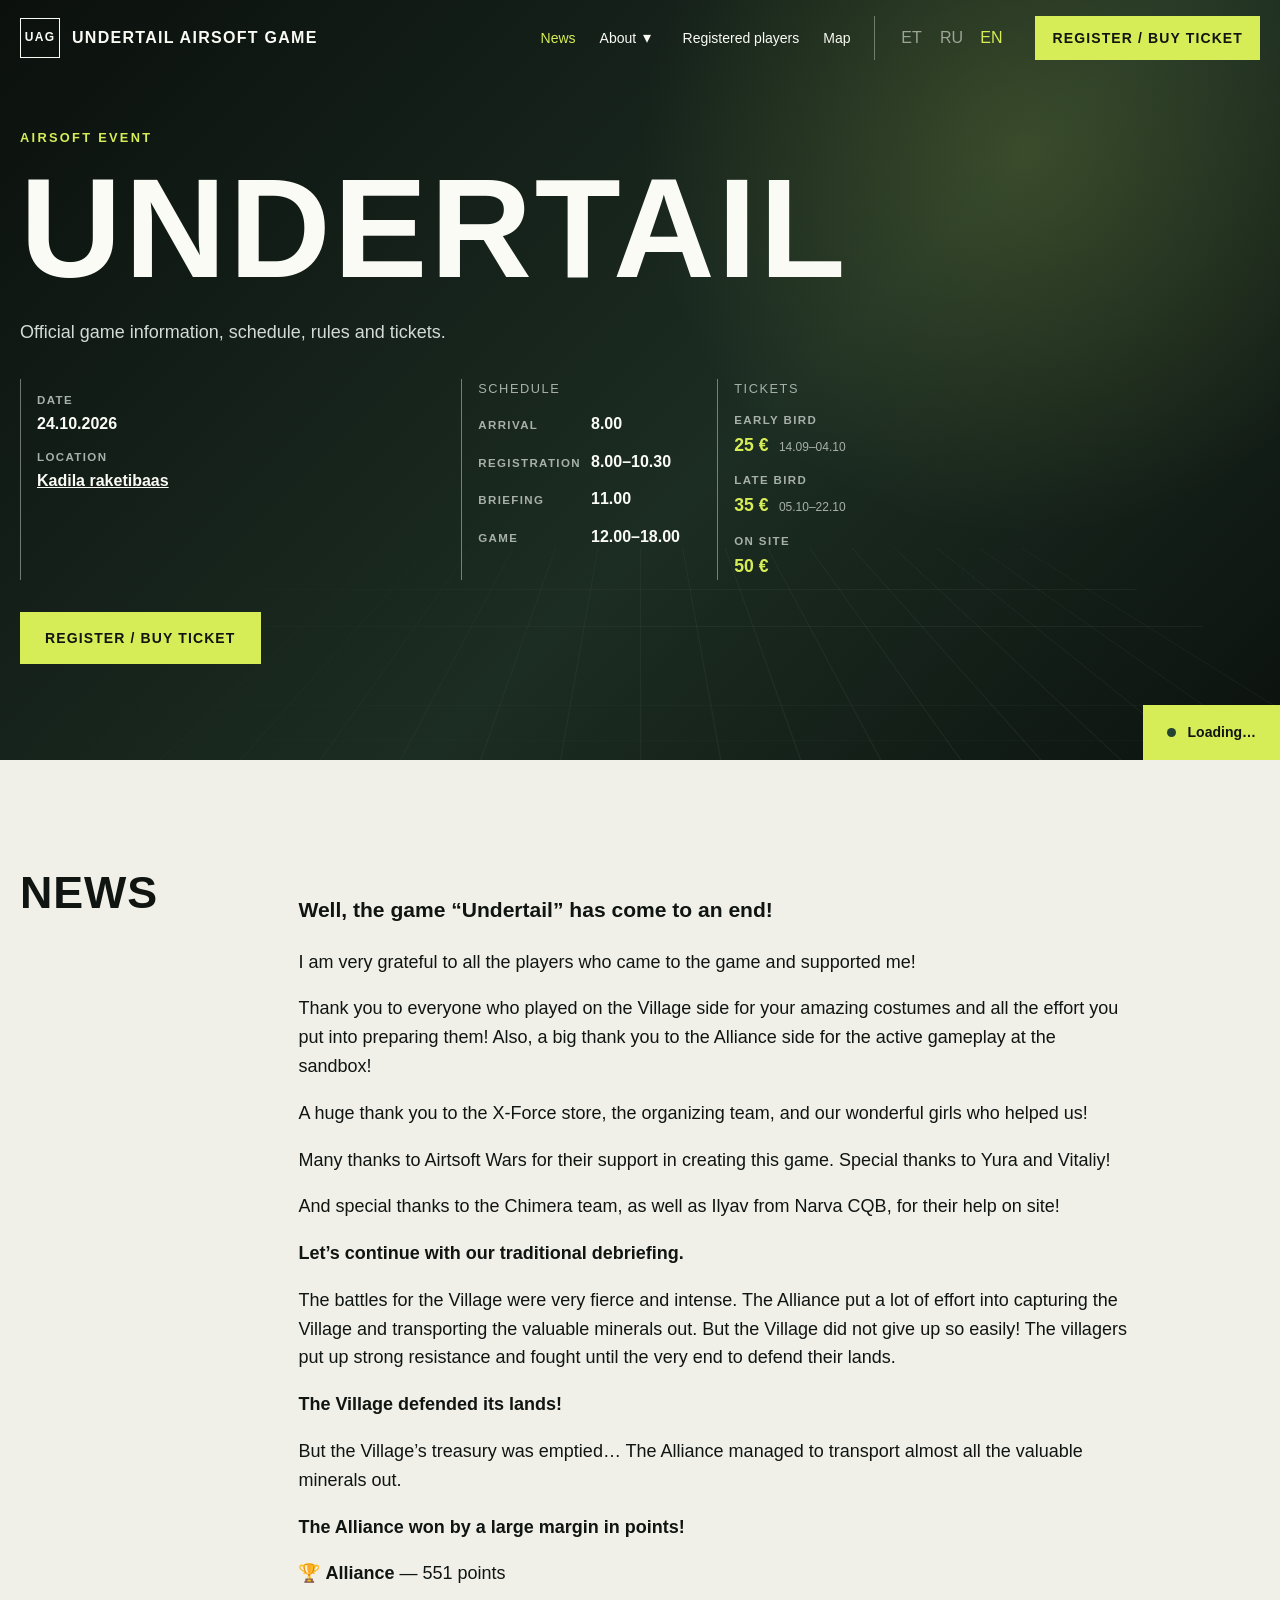
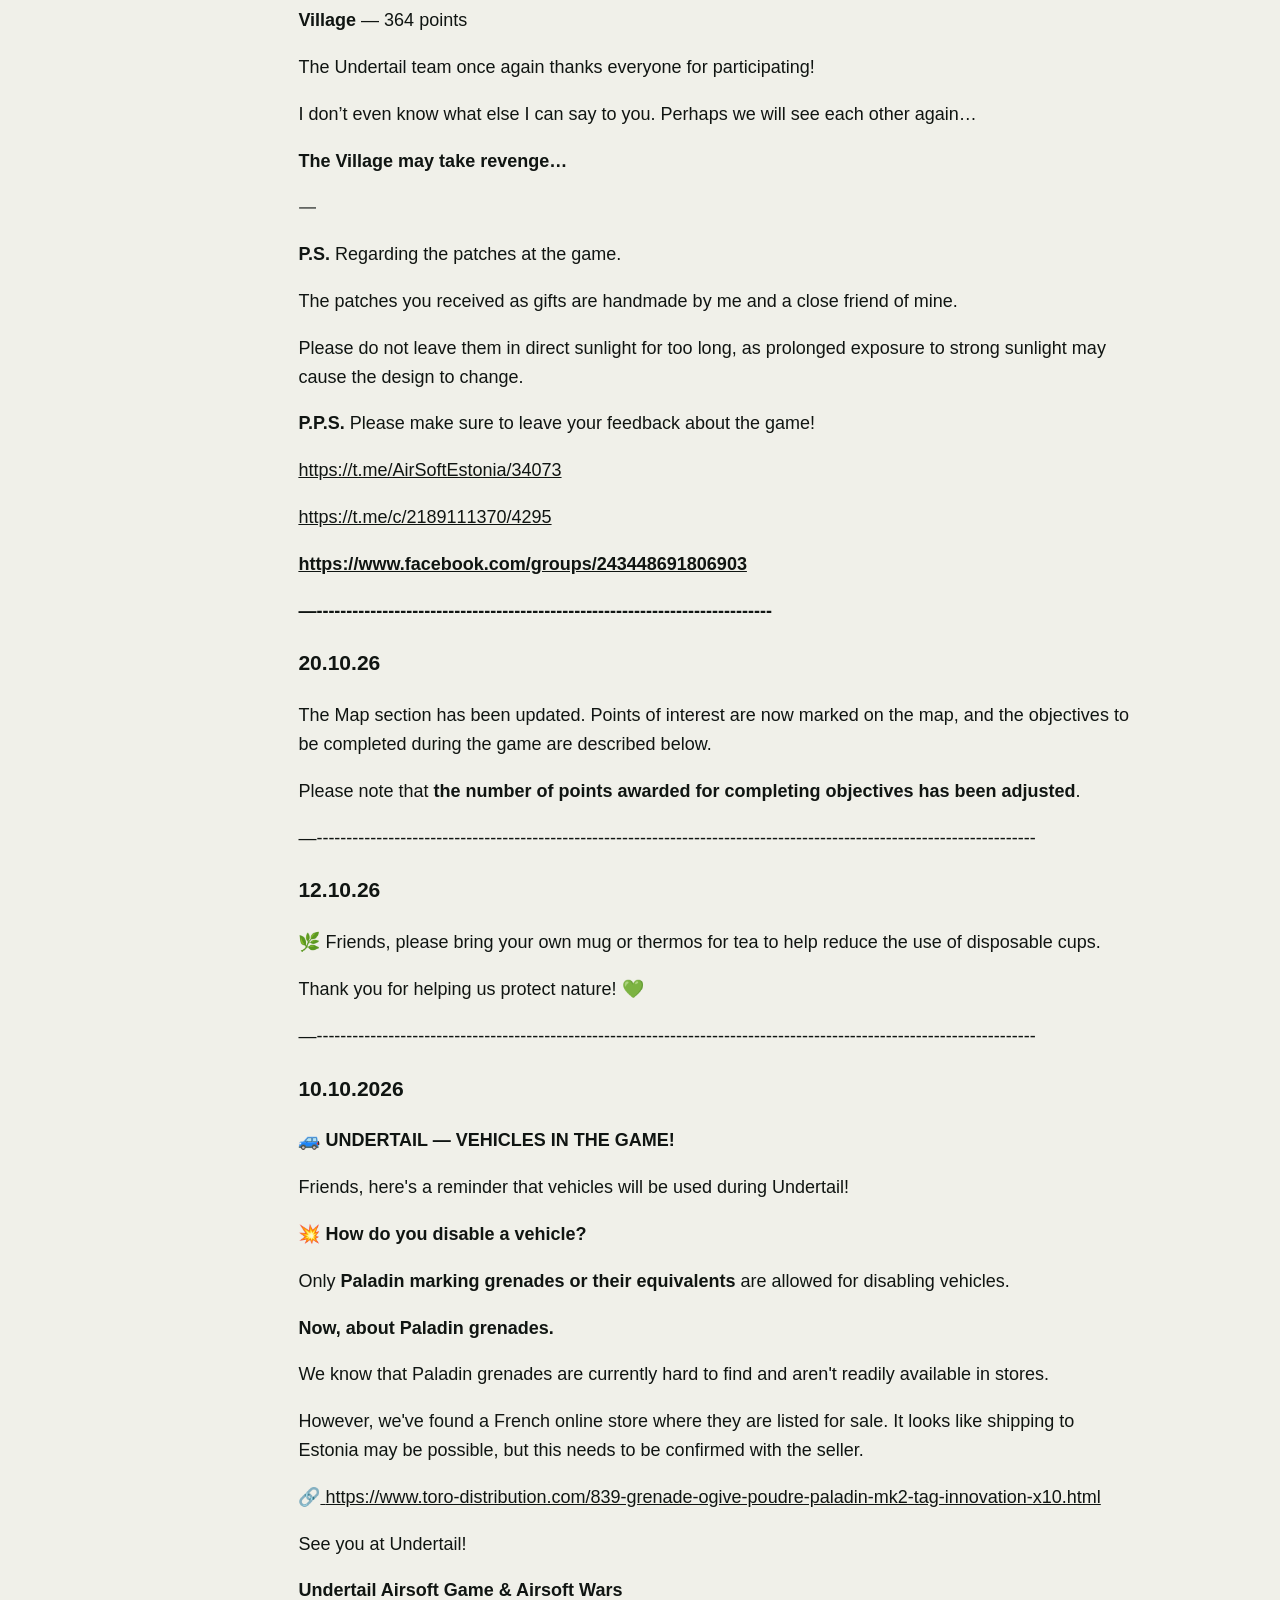
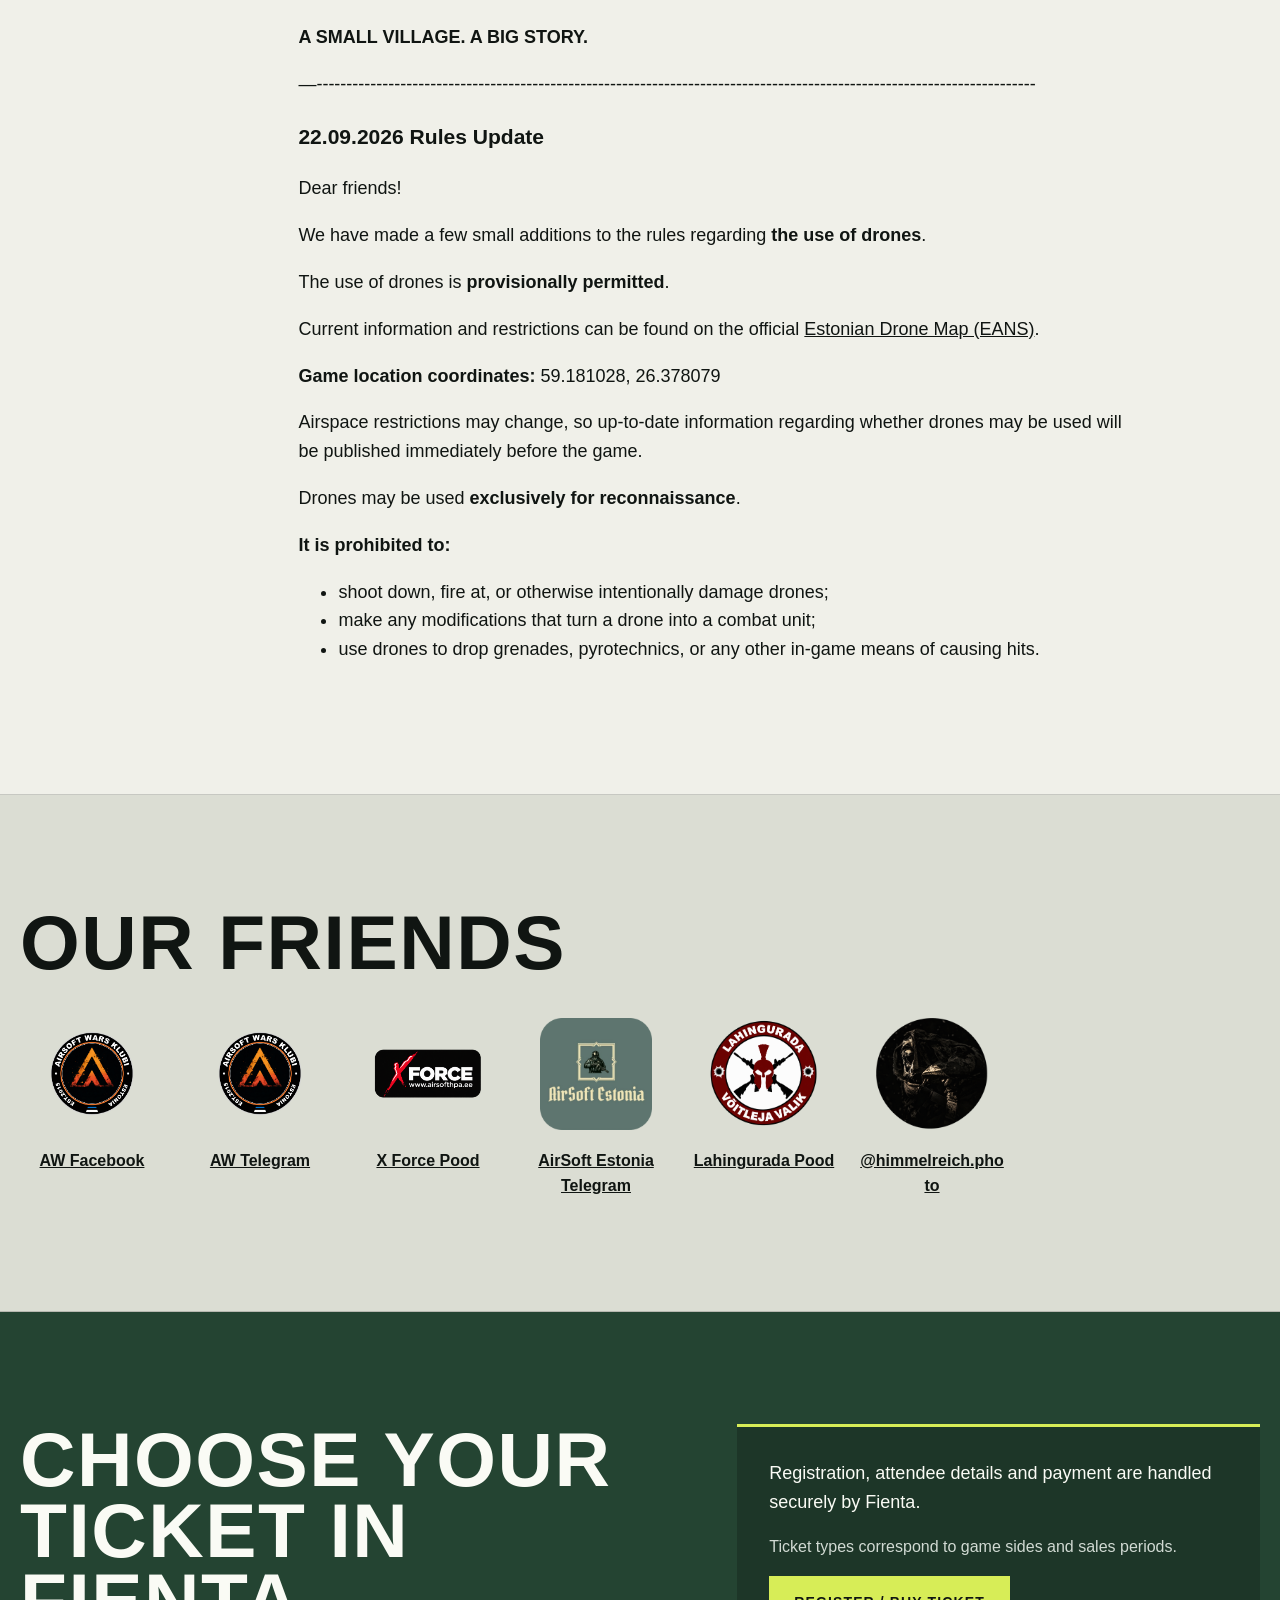
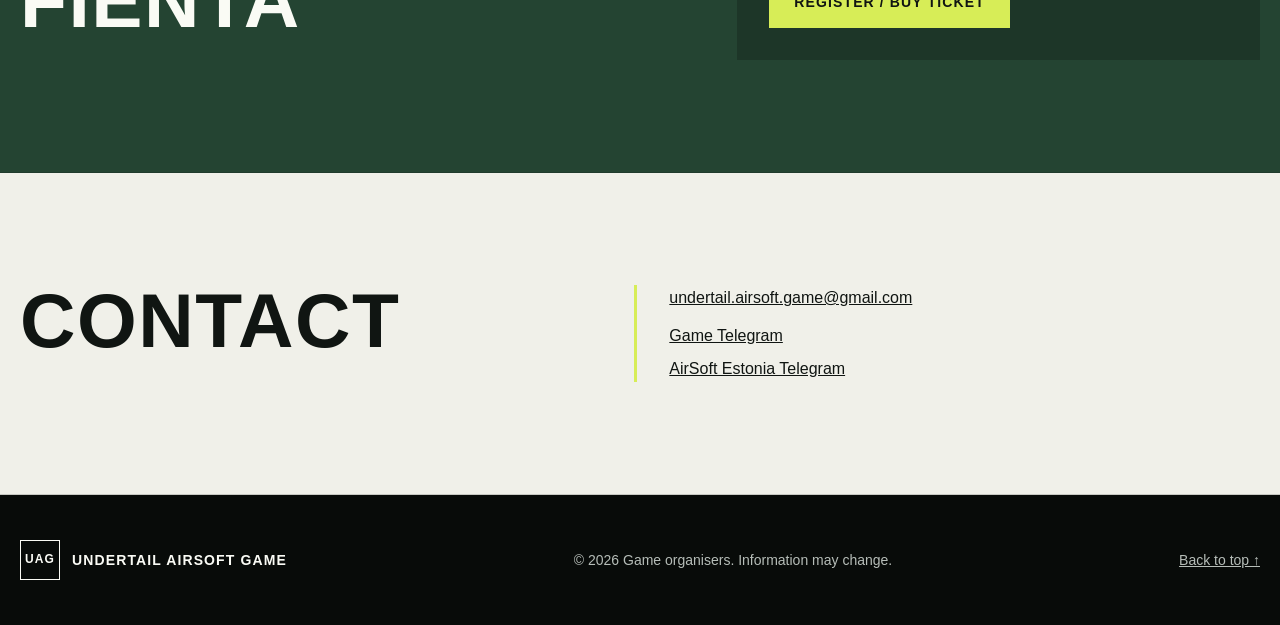
<file: index.html>
<!doctype html>
<html lang="et">
  <head>
    <meta charset="utf-8">
    <meta name="viewport" content="width=device-width, initial-scale=1">
    <meta name="description" content="Airsoft game information, rules, schedule and Fienta ticket registration.">
    <meta property="og:title" content="Undertale">
    <meta property="og:description" content="Official information and registration for the game.">
    <meta property="og:type" content="website">
    <title>Undertale - Airsoft Game</title>
    <link rel="stylesheet" href="assets/css/main.css?v=0.5.3">
    <script>
      window.fientaAvailabilityState = {
        received: false,
        value: null,
      };
      window.fientaSettings = {
        link_selector: 'a[data-fienta-status-source]',
        onTicketsAvailableReady(element, count) {
          window.fientaAvailabilityState = {
            received: true,
            value: count,
          };
          window.dispatchEvent(new CustomEvent('fienta:tickets-available', {
            detail: count,
          }));
        },
      };
    </script>
    <script defer src="https://fienta.com/embed.js"></script>
    <script type="module" src="assets/js/app.js?v=0.5.3"></script>
  </head>
  <body>
    <a class="skip-link" href="#main">Skip to content</a>

    <header class="site-header" data-header>
      <a class="brand" href="#top" aria-label="Undertail Airsoft Game home">
        <span class="brand-mark" aria-hidden="true">UAG</span>
        <span data-i18n="brand">Undertail Airsoft Game</span>
      </a>

      <button class="menu-toggle" type="button" aria-expanded="false" aria-controls="main-navigation" data-menu-toggle>
        <span aria-hidden="true"></span>
        <span aria-hidden="true"></span>
        <span aria-hidden="true"></span>
        <span class="sr-only" data-i18n="menu">Menu</span>
      </button>

      <nav id="main-navigation" class="navigation" aria-label="Main navigation" data-navigation>
        <a href="#news" data-navigation-target="#news" data-news-navigation data-i18n="navNews">News</a>
        <div class="navigation-dropdown" data-navigation-dropdown>
          <div class="navigation-dropdown-trigger">
            <a href="#about" data-navigation-target="#about" data-navigation-group="about" data-i18n="navAbout">About</a>
            <button type="button" aria-expanded="false" data-navigation-dropdown-toggle>
              <span aria-hidden="true">▾</span>
              <span class="sr-only" data-i18n="aboutMenuToggle">Open the about menu</span>
            </button>
          </div>
          <div class="navigation-dropdown-menu">
            <a href="#information" data-navigation-target="#information" data-i18n="navInformation">Information</a>
            <a href="#about" data-i18n="navAbout">About</a>
            <a href="#rules" data-navigation-target="#rules" data-i18n="navRules">Rules</a>
          </div>
        </div>
        <a href="#registered" data-navigation-target="#registered" data-registered-navigation data-i18n="navRegistered">Registered players</a>
        <a href="#map" data-navigation-target="#map" data-map-navigation data-i18n="navMap">Map</a>
        <div class="language-switcher" aria-label="Language">
          <button type="button" data-language="et">ET</button>
          <button type="button" data-language="ru">RU</button>
          <button type="button" data-language="en">EN</button>
        </div>
        <a class="button button-small fienta-link" href="https://fienta.com/et/undertail" target="_blank" rel="noopener noreferrer" data-fienta-link data-i18n="buyTicket">Register / Buy Ticket</a>
      </nav>
    </header>

    <main id="main">
      <section class="hero" id="top">
        <div class="hero-grid" aria-hidden="true"></div>
        <div class="shell hero-content">
          <p class="eyebrow" data-i18n="eventType">Airsoft event</p>
          <h1 data-game="name">GAME NAME</h1>
          <p class="hero-subtitle" data-i18n="heroSubtitle" data-i18n-hide-empty>SABAHÄNNA</p>
          <p class="hero-summary" data-i18n="heroSummary">Official game information, schedule, rules and tickets.</p>
          <dl class="hero-facts" id="information">
            <div class="hero-fact-column hero-event-details">
              <dt class="sr-only" data-i18n="informationLabel">Information</dt>
              <dd>
                <dl class="hero-fact-list">
                  <div>
                    <dt data-i18n="dateLabel">Date</dt>
                    <dd data-game="date">To be announced</dd>
                  </div>
                  <div>
                    <dt data-i18n="locationLabel">Location</dt>
                    <dd><a data-game="location" data-map-link href="https://maps.app.goo.gl/6uLXVncmYRrDBbps5" target="_blank" rel="noopener noreferrer">Kadila raketibaas</a></dd>
                  </div>
                </dl>
              </dd>
            </div>
            <div class="hero-fact-column">
              <dt data-i18n="scheduleLabel">Schedule</dt>
              <dd>
                <dl class="hero-fact-list schedule-list">
                  <div>
                    <dt data-i18n="arrivalTimeLabel">Arrival</dt>
                    <dd data-game-time="arrival">8.00</dd>
                  </div>
                  <div>
                    <dt data-i18n="registrationTimeLabel">Registration</dt>
                    <dd data-game-time="registration">8.00–10.30</dd>
                  </div>
                  <div>
                    <dt data-i18n="briefingTimeLabel">Briefing</dt>
                    <dd data-game-time="briefing">11.00</dd>
                  </div>
                  <div>
                    <dt data-i18n="gameTimeLabel">Game</dt>
                    <dd data-game-time="game">12.00–18.00</dd>
                  </div>
                </dl>
              </dd>
            </div>
            <div class="hero-fact-column">
              <dt data-i18n="ticketWavesLabel">Tickets</dt>
              <dd>
                <dl class="hero-fact-list ticket-wave-list">
                  <div data-ticket-wave="earlyBird">
                    <dt data-i18n="earlyBirdLabel">Early Bird</dt>
                    <dd><strong data-ticket-wave-price>25 €</strong><span data-ticket-wave-dates>14.09–04.10</span></dd>
                  </div>
                  <div data-ticket-wave="lateBird">
                    <dt data-i18n="lateBirdLabel">Late Bird</dt>
                    <dd><strong data-ticket-wave-price>35 €</strong><span data-ticket-wave-dates>05.10–23.10</span></dd>
                  </div>
                  <div data-ticket-wave="onSite">
                    <dt data-i18n="onSiteLabel">On site</dt>
                    <dd><strong data-ticket-wave-price>50 €</strong><span data-ticket-wave-dates></span></dd>
                  </div>
                </dl>
              </dd>
            </div>
          </dl>
          <a class="button fienta-link" href="https://fienta.com/et/undertail" target="_blank" rel="noopener noreferrer" data-fienta-link data-i18n="buyTicket">Register / buy ticket</a>
        </div>
        <div class="hero-status">
          <span class="status-dot" aria-hidden="true"></span>
          <span data-ticket-status data-i18n="ticketStatusLoading" aria-busy="true">Loading…</span>
        </div>
      </section>

      <div class="mobile-content-switch shell" data-mobile-content-switch aria-label="Content">
        <button type="button" data-content-mode="news" data-i18n="navNews">News</button>
        <button type="button" data-content-mode="details" data-i18n="navAbout">About</button>
        <button type="button" data-content-mode="registered" data-i18n="navRegistered">Registered players</button>
        <button type="button" data-content-mode="map" data-i18n="navMap">Map</button>
      </div>

      <section class="section news-section" id="news" data-content-mode-panel="news" hidden>
        <div class="shell split-layout news-layout">
          <div>
            <h2 data-i18n="newsTitle">News</h2>
          </div>
          <div class="prose" data-local-content="news" aria-live="polite">
            <!-- LOCAL_NEWS_ET_START -->
            <h3>Noh, mäng „Undertail“ ongi läbi saanud!</h3>
            <p>Olen väga tänulik kõigile mängijatele, kes kohale tulid ja mind toetasid!</p>
            <p>Suur aitäh kõigile, kes mängisid Küla poolel, ägedate ja hoolikalt ettevalmistatud kostüümide eest! Samuti suur tänu Alliansi poolele aktiivse mängu eest liivakasti juures!</p>
            <p>Tohutu tänu X-Force’i poele, korraldusmeeskonnale ja meie tublidele abilistele!</p>
            <p>Samuti suur aitäh Airtsoft Warsile toetuse eest selle mängu loomisel. Eriline tänu Jurale ja Vitalile!</p>
            <p>Eraldi tänu ka Chimera meeskonnale ning Ilyavile Narva CQB-st kohapealse abi eest!</p>
            <p>
            <strong>Jätkame traditsioonilise mängujärgse kokkuvõttega.</strong>
            </p>
            <p>Lahingud Küla pärast olid väga ägedad ja intensiivsed. Allianss nägi palju vaeva, et Küla vallutada ja väärtuslikud maavarad ära viia. Kuid Küla ei andnud nii lihtsalt alla! Külaelanikud osutasid tugevat vastupanu ja võitlesid viimase hetkeni, et oma maad kaitsta.</p>
            <p>
            <strong>Küla suutis oma maad kaitsta!</strong>
            </p>
            <p>Kuid Küla varakamber jäi tühjaks… Alliansil õnnestus peaaegu kõik väärtuslikud maavarad ära viia.</p>
            <p>
            <strong>Punktiarvestuses võitis suure edumaaga Allianss!</strong>
            </p>
            <p>🏆<strong> </strong>
            <strong>Allianss </strong>— 551 punkti</p>
            <p>
            <strong>Küla</strong> — 364 punkti</p>
            <p>Undertaili meeskond tänab veel kord kõiki osalemise eest!</p>
            <p>Ma isegi ei tea, mida teile veel öelda. Võib-olla kohtume teiega veel kunagi…</p>
            <p>
            <strong>Küla võib kätte maksta…</strong>
            </p>
            <p>⸻</p>
            <p>
            <strong>P.S.</strong> Seoses mängul jagatud patch’idega.</p>
            <p>Patch’id, mille saite kingituseks, on käsitsi valmistatud minu ja mu lähedase sõbra poolt.</p>
            <p>Palume neid mitte jätta pikaks ajaks otsese tugeva päikesevalguse kätte, sest päikese mõjul võib nende kujundus muutuda.</p>
            <p>
            <strong>P.P.S</strong>. Jätke kindlasti mängu kohta tagasisidet! </p>
            <p>
            <a href="https://t.me/AirSoftEstonia/34073" target="_blank" rel="noopener noreferrer">https://t.me/AirSoftEstonia/34073</a>
            </p>
            <p>
            <a href="https://t.me/c/2189111370/4295" target="_blank" rel="noopener noreferrer">https://t.me/c/2189111370/4295</a>
            </p>
            <p>
            <a href="https://www.facebook.com/groups/243448691806903" target="_blank" rel="noopener noreferrer">
            <strong>https://www.facebook.com/groups/243448691806903</strong>
            </a>
            </p>
            <h3>—----------------------------------------------------------------------------</h3>
            <h3>20.10.26</h3>
            <p>Kaardi jaotist on uuendatud. Nüüd on kaardile märgitud huvipunktid ning kaardi all on kirjeldatud ülesanded, mida mängu jooksul tuleb täita.</p>
            <p>Pange tähele, et <strong>ülesannete eest antavaid punkte on korrigeeritud</strong>.</p>
            <p>—------------------------------------------------------------------------------------------------------------------------</p>
            <h3>12.10.26</h3>
            <p>🌿 Sõbrad, palume teil mängule kaasa võtta oma kruus või termos, et vähendada ühekordsete topside kasutamist.</p>
            <p>Aitäh, et hoolite koos meiega loodusest! 💚</p>
            <p>—------------------------------------------------------------------------------------------------------------------------</p>
            <h3>10.10.2026</h3>
            <p>🚙 UNDERTAIL — SÕIDUKID MÄNGUS!</p>
            <p>Sõbrad, tuletame meelde, et Undertaili mängul kasutatakse ka sõidukeid!</p>
            <p>💥 Kuidas sõidukit hävitada?</p>
            <p>Sõidukite tabamiseks on lubatud kasutada ainult Paladini märgistusgranaate või nende analooge.</p>
            <p>Ja nüüd Paladinidest.</p>
            <p>Teame, et Paladini granaatidega on praegu keeruline olukord ning neid pole poodidest lihtne leida.</p>
            <p>Siiski leidsime Prantsuse veebipoe, kus need on müügil. Tundub, et tarne Eestisse võib olla võimalik, kuid seda tuleb müüjalt täpsustada.</p>
            <p>🔗<a href="https://www.toro-distribution.com/839-grenade-ogive-poudre-paladin-mk2-tag-innovation-x10.html" target="_blank" rel="noopener noreferrer"> https://www.toro-distribution.com/839-grenade-ogive-poudre-paladin-mk2-tag-innovation-x10.html</a>
            </p>
            <p>Kohtumiseni Undertailil!</p>
            <p>Undertail Airsoft Game &amp; Airsoft Wars</p>
            <p>A SMALL VILLAGE. A BIG STORY.</p>
            <p>—------------------------------------------------------------------------------------------------------------------------</p>
            <h3>22.09.2026 Reeglite muudatused</h3>
            <p>Kallid sõbrad!</p>
            <p>Oleme teinud reeglitesse mõned väikesed täiendused, mis puudutavad <strong>droonide kasutamist</strong>.</p>
            <p>Droonide kasutamine on esialgu lubatud.</p>
            <p>Kehtivat infot ja piiranguid saab vaadata ametlikult <a href="https://utm.eans.ee/avm/?utm_source=chatgpt.com" target="_blank" rel="noopener noreferrer">Estonian Drone Map (EANS)</a> lehelt.</p>
            <p>
            <strong>Mängukoha koordinaadid:</strong> 59.181028, 26.378079</p>
            <p>Õhuruumi kasutamise piirangud võivad muutuda, seetõttu avaldatakse ajakohane info droonide kasutamise võimaluse kohta vahetult enne mängu.</p>
            <p>Droone on lubatud kasutada <strong>ainult luureks</strong>.</p>
            <p>
            <strong>Keelatud on:</strong>
            </p>
            <ul>
            <li>droone alla tulistada, nende pihta tulistada või neid muul viisil tahtlikult kahjustada;</li>
            <li>teha droonidele muudatusi, mis muudavad need lahinguvahendiks;</li>
            <li>kasutada droone granaatide, pürotehnika või muude mängus kasutatavate tabamisvahendite heitmiseks.</li>
            </ul>
            <!-- LOCAL_NEWS_ET_END -->
          </div>
        </div>
      </section>

      <section class="section registered-section" id="registered" data-content-mode-panel="registered" hidden>
        <div class="shell registered-layout">
          <div>
            <h2 data-i18n="registeredTitle">Registered players</h2>
            <div class="side-balance" data-side-balance hidden>
              <h3 data-i18n="sideBalanceTitle">Side balance</h3>
              <div class="side-balance-chart" data-side-balance-chart role="img"></div>
              <div class="side-balance-legend" data-side-balance-legend></div>
            </div>
          </div>
          <div class="registered-list">
            <p class="registration-refresh-notice">
              <strong data-i18n="registeredRefreshQuestion">Can't find yourself on the list?</strong>
              <span data-i18n="registeredRefreshText">The registration list is updated once an hour. Please wait a little and check again.</span>
            </p>
            <div data-registered-content aria-live="polite">
              <p class="empty-state" data-i18n="registeredColumnsPending">The public list will appear after its columns are approved.</p>
            </div>
          </div>
        </div>
      </section>

      <section class="section map-section" id="map" data-content-mode-panel="map" hidden>
        <div class="shell map-layout">
          <h2 data-i18n="mapTitle">Map</h2>
          <button class="map-preview" type="button" data-map-open>
            <img src="Pics/Map/Kadila_aerial_preview.png" alt="" data-map-image>
            <span class="sr-only" data-i18n="mapOpen">Open the large map</span>
          </button>

          <div class="game-tasks">
            <div class="game-tasks-header">
              <h3 data-i18n="gameTasksTitle">UNDERTAIL — Game objectives</h3>
              <p class="game-tasks-start"><strong data-i18n="gameTasksStart">12:00 — Game begins</strong></p>
              <p class="game-tasks-respawn" data-i18n="gameTasksRespawn">Players leave the base respawn every 15 minutes (xx:00, xx:15, xx:30, xx:45).</p>
            </div>

            <section class="game-task" aria-labelledby="game-task-village-title">
              <h4 id="game-task-village-title" data-i18n="gameTaskVillageTitle">1. Village control</h4>
              <p data-i18n="gameTaskVillageDescription">There is one control point in the village. The sides must capture and hold it.</p>
              <p class="game-task-highlight" data-i18n="gameTaskVillageChecks">Control is checked every 30 minutes (XX:00 and XX:30). The point is awarded to the side whose flag is raised at the time of the check.</p>
              <h5 data-i18n="gameTasksPointsTitle">Points:</h5>
              <ul class="game-task-points">
                <li data-i18n="gameTaskVillagePointsCheck">Each successful check — 10 points.</li>
                <li data-i18n="gameTaskVillagePointsEnd">Controlling the point at the end of the game — 50 points.</li>
                <li data-i18n="gameTaskVillagePointsMaximum">Maximum — 170 points (120 + 50).</li>
              </ul>
            </section>

            <section class="game-task" aria-labelledby="game-task-components-title">
              <h4 id="game-task-components-title" data-i18n="gameTaskComponentsTitle">2. Parts and components</h4>
              <p data-i18n="gameTaskComponentsIssue">There are two component issue points on the field. New components appear every 10 minutes and may accumulate. Issue continues until 15:30.</p>
              <p data-i18n="gameTaskComponentsTypes">There are two types of components, which form pairs.</p>
              <p data-i18n="gameTaskComponentsShared">Components are shared by both sides — the first side to take one receives it.</p>
              <p data-i18n="gameTaskComponentsDelivery">Found components must be delivered to the technician, who assembles finished parts.</p>
              <p data-i18n="gameTaskComponentsControl">When control of the technician changes, assembly progress is not reset. The completed part goes to the side controlling the technician when assembly finishes.</p>
              <p class="game-task-highlight" data-i18n="gameTaskComponentsAssembly">Assembling one part takes 15 minutes.</p>
              <p data-i18n="gameTaskComponentsArtillery">After accumulating 10 finished parts in the vehicle, the side receives points and access to artillery for the rest of the game. The parts do not need to be collected again for artillery.</p>
              <p class="game-task-score" data-i18n="gameTaskComponentsPoints">Points: the first 10 finished parts award 100 points once.</p>
            </section>

            <section class="game-task" aria-labelledby="game-task-fuel-title">
              <h4 id="game-task-fuel-title" data-i18n="gameTaskFuelTitle">3. Fuel extraction</h4>
              <p data-i18n="gameTaskFuelPurpose">Vehicles require fuel to operate.</p>
              <p class="game-task-highlight" data-i18n="gameTaskFuelIssue">Issue begins after 13:00 at intervals of approximately 30 minutes. An empty canister appears at the fuel point. Unclaimed canisters remain there and may accumulate. (The first canister will not necessarily appear at exactly 13:00.)</p>
              <p data-i18n="gameTaskFuelFill">To obtain fuel, players must fill the canister themselves with coloured water from the barrel.</p>
              <p class="game-task-highlight" data-i18n="gameTaskFuelDuration">One filled canister provides 1 hour of vehicle operation.</p>
              <p data-i18n="gameTaskFuelInitial">At the start of the game, each vehicle has enough fuel for 2 hours of operation without obtaining canisters.</p>
              <p data-i18n="gameTaskFuelDisabled">If a vehicle is disabled, fuel consumption time is paused. Vehicle operating time is recorded and reported to the organisers.</p>
            </section>

            <section class="game-task" aria-labelledby="game-task-crystals-title">
              <h4 id="game-task-crystals-title" data-i18n="gameTaskCrystalsTitle">4. Mining a valuable mineral</h4>
              <p data-i18n="gameTaskCrystalsDeposit">A deposit of valuable crystals mixed with sand is located on the field.</p>
              <p class="game-task-highlight" data-i18n="gameTaskCrystalsSafe">Extracted crystals cannot be taken by the opposing side. They may be carried in any convenient way.</p>
              <p data-i18n="gameTaskCrystalsSupply">Crystals appear gradually: the organisers replenish the deposit during the game, so the full quantity will not be available from the start.</p>
              <p data-i18n="gameTaskCrystalsCount">At the end of the game, only crystals delivered to the box at the respawn are counted.</p>
              <p class="game-task-score" data-i18n="gameTaskCrystalsPoints">Points: 1 crystal — 1 point.</p>
              <p class="game-task-highlight" data-i18n="gameTaskCrystalsTotal">About 500 crystals will appear during the game.</p>
            </section>

            <section class="game-task" aria-labelledby="game-task-artillery-title">
              <h4 id="game-task-artillery-title" data-i18n="gameTaskArtilleryTitle">5. Artillery</h4>
              <p data-i18n="gameTaskArtilleryAccess">After collecting 10 finished parts, the side gains access to artillery for the rest of the game.</p>
              <p class="game-task-highlight" data-i18n="gameTaskArtilleryInterval">An artillery strike may be called once every 30 minutes. Additional strikes do not accumulate while artillery is ready. After each call, a 30-minute countdown begins until the next strike becomes available.</p>
              <p data-i18n="gameTaskArtilleryCall">To call artillery, the vehicle crew contacts the organisers and reports the target point.</p>
              <p data-i18n="gameTaskArtilleryDelay">An organiser arrives at the specified location and marks the artillery strike with pyrotechnics. Some time may pass between the call and the actual strike.</p>
              <p class="game-task-highlight" data-i18n="gameTaskArtilleryArea">The affected area is 50 metres in diameter (25-metre radius).</p>
              <p data-i18n="gameTaskArtilleryPlayers">All players in open terrain within the affected area are considered killed. Players inside buildings survive.</p>
              <p data-i18n="gameTaskArtilleryReferee">The organiser determines and identifies the affected players.</p>

              <div class="game-task-vehicle-hit">
                <h5 data-i18n="gameTaskVehicleHitTitle">Artillery damage to vehicles</h5>
                <p data-i18n="gameTaskVehicleHitRoll">If a vehicle is within the artillery strike area, the driver rolls a virtual twenty-sided die (D20) in the app.</p>
                <p><strong data-i18n="gameTaskD20Title">D20 results:</strong></p>
                <div class="game-task-table-wrap">
                  <table class="game-task-table">
                    <thead>
                      <tr>
                        <th scope="col" data-i18n="gameTaskD20Result">D20 result</th>
                        <th scope="col" data-i18n="gameTaskD20Effect">Effect</th>
                      </tr>
                    </thead>
                    <tbody>
                      <tr>
                        <th scope="row">1–5</th>
                        <td data-i18n="gameTaskD20TwoHits">The vehicle takes 2 hits</td>
                      </tr>
                      <tr>
                        <th scope="row">6–18</th>
                        <td data-i18n="gameTaskD20OneHit">The vehicle takes 1 hit</td>
                      </tr>
                      <tr>
                        <th scope="row">19–20</th>
                        <td data-i18n="gameTaskD20NoDamage">The vehicle takes no damage</td>
                      </tr>
                    </tbody>
                  </table>
                </div>
                <p data-i18n="gameTaskVehicleHitRules">Hits are counted according to the general vehicle rules. If a vehicle receives two hits in total, it is considered destroyed.</p>
              </div>
            </section>
          </div>
        </div>
      </section>

      <section class="section" id="about" data-content-mode-panel="details">
        <div class="shell split-layout about-layout">
          <div>
            <h2 data-i18n="aboutTitle">About the operation</h2>
          </div>
          <div class="prose" data-remote-content="description" aria-live="polite">
            <!-- LOCAL_DESCRIPTION_ET_START -->
            <h2>
            <strong>Undertail</strong>
            </h2>
            <h3>
            <strong>Sissejuhatus</strong>
            </h3>
            <p>Erinevatest riikidest koosnev Allianss otsustas vallutada ja omavahel ära jagada kaardil pimesoole moodi väljaulatuval alal asuva väikese küla. Selle küla nimi on Sabahänna (Undertail).</p>
            <p>Allianss ootas eest leidvat sektante ja keppidega relvastatud metsikut pärismaalaste ühiskonda. Kuid nende ootused osutusid täiesti ekslikuks: kui Allianss otsustas külasse siseneda, kohtasid vallutajad sõbralikke kohalikke elanikke ja hästi arenenud infrastruktuuri.</p>
            <p>Saabunud vallutajatele tuli vastu asula juht, kes palus enne seda, kui elanikud vabatahtlikult „alla annavad“, korraldada Alliansi auks pidu, kuhu tema ja külaelanikud kutsusid äsja saabunud „külalised“.</p>
            <p>Peol joodavad kohalikud Alliansi väed „teega“ täis ja kostitavad neid vesipiipudega — ning sealt läheb kõik allamäge. Sõjamehed tõmbavad end nii täis kui sead, mistõttu külaelanikud lähevad Alliansi tanki lahti võtma, et selle vägesid peatada.</p>
            <p>Kuid ka kohalikud ei jää maha — nad joovad end samuti täiesti täis, võtavad Alliansi tanki juppideks ning selle käigus, kaotades kütust ja varuosi, võtavad mingil põhjusel lahti ka omaenda tanki. Alles jäetakse ainult navigatsiooniseade, mis võimaldab suunata suurtükiväe tulelööke. „Teest“ läbi imbunud teadvus ütles asjaosalistele, et sellest täiesti piisab.</p>
            <p>Kõik selle uuesti töökorda kokku panna suudab ainult tehnik, kes tegutseb neutraalsel territooriumil.</p>
            <p>Siin lõpeb minu lugu, sõber. Edasiste sündmuste tunnistajaks ja osaliseks saad juba sina.</p>
            <p>—------------------------------------------------------------------------------------------------------------------------</p>
            <h2>
            <strong>Peamised mängumehaanikad</strong>
            </h2>
            <p>
            <strong>Pooled:</strong> Allianss ja Sabahänna (Undertail) elanikud.</p>
            <h3>
            <strong>Küla</strong>
            </h3>
            <ul>
            <li>Küla on peamine vallutuspunkt.</li>
            <li>Kontrolli kontrollitakse iga <strong>30 minuti</strong> järel — <strong>10 punkti</strong>. (Punktis peab olema üles pandud poole lipp. Lipud asuvad punktis.)</li>
            <li>Küla kontrollimine mängu lõppemise hetkel annab lisaks <strong>50 punkti</strong>.</li>
            </ul>
            <h3>
            <strong>Detailid ja tehnik</strong>
            </h3>
            <ul>
            <li>Mängualal asub <strong>2 komponentide hankimise punkti</strong>.</li>
            <li>Komponendid tuleb toimetada tehnikule.</li>
            <li>Ühe valmis detaili kokkupanek võtab <strong>15 minutit</strong>. (Aega hakatakse arvestama hetkest, mil mõlemad detailid on tehnikule toimetatud.)</li>
            <li>Pool peab kokkupaneku ajal tehnikut kontrollima.</li>
            <li>Kontrolli vahetumisel kokkupaneku progress ei nullitu. Detaili saab pool, kes kontrollib tehnikut kokkupaneku lõppemise hetkel.</li>
            <li>
            <strong>10 valmis detaili = taastatud navigatsiooniseade = 100 punkti.</strong>
            </li>
            <li>
            <strong>Taastatud navigatsiooniseade võimaldab tellida suurtükiväe tulelöögi üks kord iga 30 minuti järel.</strong>
            </li>
            </ul>
            <h3>
            <strong>Kütus</strong>
            </h3>
            <ul>
            <li>Mängualal asub <strong>1 kütuse hankimise punkt</strong>.</li>
            <li>Iga <strong>30 minuti</strong> järel ilmub sinna 1 kanister. (Näiteks kell хх:15 ja хх:45.)</li>
            <li>
            <strong>1 kanister = 1 tund sõiduki tööaega.</strong> (Alates tankimise hetkest.)</li>
            <li>Mängu alguses saab kumbki pool <strong>2 kanistrit</strong>.</li>
            <li>Kütus võidupunkte ei anna.</li>
            </ul>
            <h3>
            <strong>Väärtuslik maavara</strong>
            </h3>
            <ul>
            <li>Mängualal asub <strong>1 väärtusliku maavara kaevandamise punkt</strong>.</li>
            <li>Elanikud kaevandavad ja säilitavad maavara.</li>
            <li>Allianss vallutab selle ja veab ära.</li>
            <li>
            <strong>1 ühik = 1 punkti.</strong>
            </li>
            </ul>
            <h3>
            <strong>Mängupunktid</strong>
            </h3>
            <p>Mängualal on kokku <strong>6 peamist punkti</strong>:</p>
            <ul>
            <li>Sabahänna (Undertail) küla.</li>
            <li>Detailide punkt nr 1.</li>
            <li>Detailide punkt nr 2.</li>
            <li>Tehnik.</li>
            <li>Kütusepunkt.</li>
            <li>Väärtusliku maavara leiukoht.</li>
            </ul>
            <h3>
            <strong>Võit</strong>
            </h3>
            <p>Võidab pool, kellel on mängu lõpuks kõige rohkem võidupunkte.</p>
            <!-- LOCAL_DESCRIPTION_ET_END -->
          </div>
        </div>
      </section>

      <section class="section rules-section" id="rules" data-content-mode-panel="details">
        <div class="shell rules-layout">
          <aside>
            <h2 data-i18n="rulesTitle">Rules</h2>
            <nav class="rules-toc" data-rules-toc aria-label="Rules contents"></nav>
          </aside>
          <div class="rules-content" data-remote-content="rules" aria-live="polite">
            <!-- LOCAL_RULES_ET_START -->
            <h3>
            <strong>Põhireeglid</strong>
            </h3>
            <ul>
            <li>Kasutada võib ainult <strong>BIO-kuule</strong>.</li>
            <li>
            <strong>Kõik relvad, mida plaanitakse mängul kasutada, peavad läbima kronograafikontrolli.</strong>
            </li>
            <li>Püstolid / haavlipüssid – <strong>≤ 1,2 J</strong>, minimaalset laskekaugust ei ole.</li>
            <li>Automaadid (ründerelvad) – <strong>≤ 1,6 J</strong>. Sekundaarrelv on soovitatav.</li>
            <li>Kuulipildujad – <strong>≤ 2,5 J</strong>, minimaalne laskekaugus <strong>20 m</strong>. Sekundaarrelv on kohustuslik.<strong>*Relv peab väliselt sarnanema reaalselt eksisteeriva kerge- või raskekuulipildujaga.*M4 trummelsalvega ei ole kuulipilduja.</strong>
            </li>
            <li>Marksman-relvad (DMR), mille automaattuli on mehaaniliselt välja lülitatud – <strong>≤ 3,0 J</strong>, minimaalne laskekaugus <strong>30 m</strong>. Sekundaarrelv on kohustuslik.<strong>*Relv peab välja nägema nagu reaalne marksman-relv: raua pikkus vähemalt 16 tolli (40 cm), paigaldatud peab olema optiline sihik ja harkjalg.*Relvad, mis sarnanevad liiga palju tavaliste ründerelvadega, peavad vastama kõigile nõuetele (raua pikkus, optiline sihik, harkjalg).*Kui raua pikkus on alla 16 tolli, tuleb seda visuaalselt pikendada summuti abil.*Kui reaalsel marksman-relval ei ole harkjalga, ei ole harkjalg kohustuslik (SVD, VSS).*Kui reaalse marksman-relva raua pikkus on alla 16 tolli, KUID seda klassifitseeritakse snaiprirelvana, ei kohaldata minimaalse rauapikkuse nõuet ja summutit ei ole vaja (VSS).*VSS on erand. Kui sellele on paigaldatud optiline sihik ja automaattuli on mehaaniliselt välja lülitatud, võib seda klassifitseerida marksman-relvaks. Kui üks neist kahest tingimusest ei ole täidetud, käsitletakse VSS-i tavalise ründerelvana (≤ 1,6 J).</strong>
            </li>
            <li>Poltlukuga snaiprirelvad – <strong>≤ 3,5 J</strong>, minimaalne laskekaugus <strong>30 m</strong>. Sekundaarrelv on kohustuslik.</li>
            <li>Granaadid – sõltuvalt tuleohust võivad olla keelatud. Lubatud on ainult tehases toodetud granaadid, millel on tabav element (isetehtud granaadid on keelatud). Tabamus loetakse tabava elemendi järgi ning <strong>3 meetri raadiuses</strong>.</li>
            <li>Suits – sõltuvalt tuleohust võib olla keelatud. Lubatud on ainult <strong>valge suits</strong>.</li>
            <li>Pimetuli on keelatud.</li>
            <li>
            <strong>Binaarne päästik on keelatud.</strong>
            </li>
            <li>
            <strong>Hoonetes on lubatud ainult üksiktuli.</strong> Relvi, mille energia ületab <strong>1,6 J</strong>, ei tohi hoonetes kasutada; sekundaarrelv on kohustuslik. Üle 1,6 J relvaga võib tulistada hoonest välja või väljast hoonesse, järgides kohustuslikku minimaalset laskekaugust.</li>
            </ul>
            <h3>
            <strong>Poolte tähistus</strong>
            </h3>
            <p>
            <strong>Allianss</strong> – mis tahes kamuflaaž. Lisaks võib kasutada sinist linti.</p>
            <p>
            <strong>Podhvostje küla</strong> – külastiilis tsiviilriietus (igasugune absurdne riietus – kasvõi vanaema öösärk, amišid, kauboid jne). Kui sobivat temaatilist riietust ei ole, seome teile külge <strong>VÄGA ERKSAD</strong> lindid.</p>
            <p>Lintide laius peab olema <strong>5 cm</strong>. Lindid annavad korraldajad.</p>
            <p>
            <em>
            <strong>NB!</strong>
            </em> Sellel üritusel on keelatud kõik reaalselt eksisteerivate üksuste embleemid, kõik riigilipud ja riiklik sümboolika, välja arvatud <strong>Euroopa Liidu riikide riigilipud</strong>. Samuti on keelatud igasugused solvava sisuga embleemid.</p>
            <h3>
            <strong>Punased/oranžid vestid</strong>
            </h3>
            <p>End surnuks või haavatuks märkimiseks peab mängijal kaasas olema punane/oranž vest, mis katab keha ning on nähtav igast küljest. Surnud/haavatud mängija paneb vesti selga või katab sellega pea.</p>
            <p>Veste saab osta korraldajatelt.</p>
            <p>
            <em>
            <strong>NB!</strong>
            </em> Tõstetud käsi loetakse samuti surnud/haavatud mängija märgiks, <strong>KUID ainult selleks ajaks, kui te vesti välja võtate</strong>. Kui kasutate tõstetud kätt pikemat aega surnuna märkimiseks, võib tekkida arusaamatus ja teie pihta võidakse uuesti tulistada. Sellises olukorras ärge solvake ega sõimake tulistajat – andke lihtsalt uuesti valjult teada, et olete surnud.</p>
            <p>
            <em>
            <strong>NB!</strong>
            </em> Ärge pange vesti relva peale, eriti kui ootate meedikut. Mõnes olukorras võidakse seda valesti mõista. Näide reaalsest olukorrast: mängija istus puu taga ja riputas vesti relvale; teisele mängijale tundus, et meedik ravib puu taga haavatut.</p>
            <p>
            <em>
            <strong>NB!</strong>
            </em> Surnualasse liikumine ainult tõstetud käega ja ilma vestita ei ole lubatud. Sellisel juhul ärge kurtke, kui surnud mängija pihta tulistatakse.</p>
            <p>
            <em>
            <strong>NB!</strong>
            </em> Polügoonil registreerimisel näidake korraldajatele poole tunnuslinte ja oranži vesti. Võtke kaasa ka relvad kronograafikontrolliks.</p>
            <h3>
            <strong>Haavatud</strong>
            </h3>
            <p>Esimese tabamuse korral hüüab mängija valjult <strong>„УБИТ“ / „HIT“ / „SURNUD“</strong>, märgib ennast punase (oranži) vestiga ning jääb <strong>5 minutiks</strong> oma kohale, hüüdes samal ajal valjult <strong>„MEEDIK!“</strong>. Selle aja jooksul võib talle osutada meditsiinilist abi.</p>
            <p>Mängija võib kutsuda meedikut, kuid ei tohi edastada infot vastase liikumise ega positsioonide kohta. Ravi võib osutada ainult meedik, kuid haavatut võivad transportida kõik mängijad <strong>(see peab toimuma realistlikult; haavatuga joosta ei tohi).</strong>
            </p>
            <p>Ravi kestab <strong>2 minutit</strong>. Haavatule seotakse ümber käe side. Kasutada võib mängija isiklikku sidet või valget paela – nii saate olla kindlad, et teie jaoks jätkub sidemeid.</p>
            <p>Kui mängijal on juba haavatusside käel, tähendab järgmine tabamus lõplikku surma ning mängija läheb surnualasse.</p>
            <p>Kui olete kindel, et meedik ei jõua teid aidata, ei pea te 5 minutit ootama, kuigi see on soovitatav.</p>
            <p>Meedikutel ja haavatut transportivatel mängijatel on keelatud kasutada haavatut varjena. Kui ravi või transportimise ajal saab haavatu uuesti tabamuse, loetakse ta surnuks.</p>
            <h3>
            <strong>Meedik</strong>
            </h3>
            <p>Ainult meedik võib osutada meditsiinilist abi. Meedikute arv määratakse suhtega <strong>1 meedik 10 mängija kohta</strong>.</p>
            <p>Meedikul peab olema meediku embleem. Selle puudumisel pannakse meedikule käele, poole tunnuslindi kõrvale, punase ristiga valge teip.</p>
            <p>Mängijatel, kes soovivad mängida meedikuna, palume hoolitseda sidemete olemasolu eest. Teatud koguse sidemeid annavad korraldajad.</p>
            <p>Erandina täidavad meedikud sellel mängul ka <strong>mehaanikute rolli</strong>. Vaata sõidukite reegleid.</p>
            <p>Meedikutel ja haavatut transportivatel mängijatel on keelatud kasutada haavatut varjena. Kui ravi või transportimise ajal saab haavatu uuesti tabamuse, loetakse ta surnuks.</p>
            <h3>
            <strong>Sõidukid</strong>
            </h3>
            <p>Mängul kasutatakse sõidukeid.</p>
            <p>Sõidukid peavad olema tähistatud vastava poole värvi lintide ja poole lipuga.</p>
            <p>Sõiduki kiirus ei tohi ületada <strong>20 km/h</strong>.</p>
            <p>
            <strong>Sõiduki meeskond koosneb 2 inimesest (juht ja laskur).</strong>
            </p>
            <p>Sõiduki akendest tulistamine on keelatud. Tulistada võib ainult sõiduki tornist.</p>
            <p>Sõidukist väljuv mängija võib avada tule alles siis, kui <strong>mõlemad jalad puudutavad maad</strong>.</p>
            <p>Igasugune sõidukiga suhtlemine (uste avamine, sõidukisse ronimine jne) toimub ainult sõiduki meeskonna loal.</p>
            <p>Sõidukite hõivamist ei ole ette nähtud.</p>
            <p>Kui sõiduk hävitatakse täielikult (<strong>2 tabamust</strong>), loetakse selle meeskond surnuks. Kõigil teistel sõidukis olevatel mängijatel on <strong>20 sekundit</strong> sõidukist väljumiseks, vastasel juhul loetakse ka nemad surnuks.</p>
            <p>Iga otsene tabamus laskuri või juhi pihta loetakse tabamuseks ning mängija on haavatud/surnud vastavalt tavaliste mängijate reeglitele.</p>
            <ol>
            <li>Laskurit võib ravida meedik või teda võib asendada (ainult sõiduki meeskonna loal).</li>
            <li>Surnud juht ja laskur peavad minema surnualasse.</li>
            <li>Kui meeskond on surnud, kuid sõiduk ise on terve, kehtivad meeskonnale samad taassünnireeglid nagu tavalistele mängijatele.</li>
            </ol>
            <h3>
            <strong>Sõiduki tabamine / remont</strong>
            </h3>
            <p>Sõidukite pihta on lubatud tulistada ainult <strong>märgistusgranaatidega (Paladin või analoogid)</strong>.</p>
            <p>
            <strong>Sõidukite pihta tulistamine mis tahes plahvatavate granaatidega on keelatud!</strong>
            </p>
            <p>Tabamus loetakse kehtivaks ainult juhul, kui märgistusgranaat puruneb ja jätab sõidukile nähtava jälje. Riivamisi tabamus ei lähe arvesse.</p>
            <p>
            <strong>Esimene tabamus</strong> – sõiduk kaotab liikumisvõime, peab peatuma ega tohi edasi sõita. Torn jääb töökorda. Sõidukit saab remontida.</p>
            <p>
            <strong>Teine tabamus</strong> – sõiduk loetakse hävitatuks. Hävitatud sõiduk annab pika helisignaali, lülitab sisse ohutuled, tõstab punase lipu või riidetüki ning sõidab surnualasse.</p>
            <p>Erandina täidab sellel mängul mehaaniku rolli <strong>meedik</strong>.</p>
            <p>Sõiduki remontimiseks peab meedik asetama käed sõiduki kapotile ja hoidma neid seal <strong>10 minutit</strong>. Meedikute arvu suurendamine kiirendab remonti:</p>
            <p>
            <strong>1 meedik – 10 min / 2 meedikut – 5 min / 3 meedikut – 3 min.</strong>
            </p>
            <p>Pärast hävitamist võib sõiduk mängu tagasi tulla <strong>30 minutit pärast surnualasse jõudmist</strong>.</p>
            <p>Sõidukid võivad transportida surnud mängijaid surnualasse.</p>
            <h3>
            <strong>Droonid</strong>
            </h3>
            <p>Droonide kasutamine on esialgu lubatud.</p>
            <p>Kehtivat infot ja piiranguid saab vaadata ametlikult <a href="https://utm.eans.ee/avm/?utm_source=chatgpt.com" target="_blank" rel="noopener noreferrer">Estonian Drone Map (EANS)</a> lehelt.</p>
            <p>
            <strong>Mängukoha koordinaadid:</strong> 59.1877944, 26.3567422 </p>
            <p>Õhuruumi kasutamise piirangud võivad muutuda, seetõttu avaldatakse ajakohane info droonide kasutamise võimaluse kohta vahetult enne mängu.</p>
            <p>Droone on lubatud kasutada <strong>ainult luureks</strong>.</p>
            <p>
            <strong>Keelatud on:</strong>
            </p>
            <ul>
            <li>droone alla tulistada, nende pihta tulistada või neid muul viisil tahtlikult kahjustada;</li>
            <li>teha droonidele muudatusi, mis muudavad need lahinguvahendiks;</li>
            <li>kasutada droone granaatide, pürotehnika või muude mängus kasutatavate tabamisvahendite heitmiseks.</li>
            </ul>
            <!-- LOCAL_RULES_ET_END -->
          </div>
        </div>
      </section>

      <section class="section friends-section" id="friends">
        <div class="shell">
          <h2 data-i18n="friendsTitle">Our friends</h2>
          <div class="friends-list" data-friends-list></div>
        </div>
      </section>

      <section class="section registration-section" id="registration">
        <div class="shell registration-layout">
          <div><h2 data-i18n="registrationTitle">Choose your ticket in Fienta</h2></div>
          <div class="registration-card">
            <p data-i18n="registrationText">Registration, attendee details and payment are handled securely by Fienta.</p>
            <p class="registration-note" data-i18n="registrationNote">Ticket types can represent different game sides and sales periods.</p>
            <a class="button fienta-link" href="https://fienta.com/et/undertail" target="_blank" rel="noopener noreferrer" data-fienta-link data-i18n="buyTicket">Register / buy ticket</a>
            <p class="configuration-warning" data-fienta-warning data-i18n="fientaNotConfigured">Add the real Fienta event URL in config.js before publishing.</p>
            <noscript><p>JavaScript is disabled. Open the event directly on Fienta after the organiser configures the event link.</p></noscript>
          </div>
        </div>
      </section>

      <section class="section" id="contacts">
        <div class="shell split-layout">
          <div><h2 data-i18n="contactsTitle">Contact</h2></div>
          <div class="contact-card">
            <a data-contact-email hidden></a>
            <div class="contact-links">
              <a href="https://t.me/c/2189111370/4295" target="_blank" rel="noopener noreferrer" data-i18n="gameTelegram">Game Telegram</a>
              <a href="https://t.me/AirSoftEstonia/34073" target="_blank" rel="noopener noreferrer" data-i18n="airsoftEstoniaTelegram">AirSoft Estonia Telegram</a>
            </div>
          </div>
        </div>
      </section>
    </main>

    <footer class="site-footer">
      <div class="shell footer-layout">
        <a class="brand" href="#top"><span class="brand-mark" aria-hidden="true">UAG</span><span data-i18n="brand">Undertail Airsoft Game</span></a>
        <p>© <span data-year></span> <span data-i18n="footerText">Game organisers. Information may change.</span></p>
        <a href="#top" data-i18n="backToTop">Back to top ↑</a>
      </div>
    </footer>

    <a href="https://fienta.com/et/undertail" hidden tabindex="-1" aria-hidden="true" data-fienta-status-source></a>

    <dialog class="map-lightbox" data-map-dialog aria-labelledby="map-dialog-title">
      <div class="map-lightbox-header">
        <h2 id="map-dialog-title" data-i18n="mapTitle">Map</h2>
        <div class="map-lightbox-controls">
          <button type="button" data-map-zoom-out aria-label="Zoom out" data-i18n-aria-label="mapZoomOut">−</button>
          <button type="button" data-map-zoom-reset aria-label="Reset zoom" data-i18n-aria-label="mapZoomReset">1:1</button>
          <button type="button" data-map-zoom-in aria-label="Zoom in" data-i18n-aria-label="mapZoomIn">+</button>
          <button type="button" data-map-close data-i18n="mapClose">Close</button>
        </div>
      </div>
      <div class="map-lightbox-viewport">
        <img src="Pics/Map/Kadila_aerial_preview.png" alt="" data-map-dialog-image>
      </div>
    </dialog>
  </body>
</html>
</file>
<file: assets/css/main.css>
:root {
  --ink: #101512;
  --ink-soft: #1a211d;
  --paper: #f0f0e9;
  --paper-dark: #dbddd3;
  --forest: #244432;
  --signal: #d7ed57;
  --muted: #69716c;
  --white: #fafbf5;
  --line: rgba(16, 21, 18, 0.18);
  --content-width: 90rem;
  --side-1: #315f75;
  --side-2: #7a3f62;
}

* {
  box-sizing: border-box;
}

html {
  scroll-behavior: smooth;
}

body {
  margin: 0;
  background: var(--paper);
  color: var(--ink);
  font-family: Inter, Arial, Helvetica, sans-serif;
  font-size: 1rem;
  line-height: 1.6;
}

body.menu-open {
  overflow: hidden;
}

a {
  color: inherit;
}

button {
  font: inherit;
}

.shell {
  width: min(calc(100% - 2.5rem), var(--content-width));
  margin-inline: auto;
}

.sr-only {
  position: absolute;
  width: 1px;
  height: 1px;
  padding: 0;
  margin: -1px;
  overflow: hidden;
  clip: rect(0, 0, 0, 0);
  white-space: nowrap;
  border: 0;
}

.skip-link {
  position: fixed;
  top: 0.5rem;
  left: 0.5rem;
  z-index: 100;
  padding: 0.75rem 1rem;
  background: var(--signal);
  color: var(--ink);
  transform: translateY(-150%);
}

.skip-link:focus {
  transform: none;
}

:focus-visible {
  outline: 3px solid var(--signal);
  outline-offset: 3px;
}

.site-header {
  position: fixed;
  inset: 0 0 auto;
  z-index: 50;
  min-height: 4.75rem;
  display: flex;
  align-items: center;
  justify-content: space-between;
  padding-inline: max(1.25rem, calc((100vw - var(--content-width)) / 2));
  color: var(--white);
  transition: background 180ms ease;
}

.site-header.scrolled {
  background: rgba(16, 21, 18, 0.95);
  backdrop-filter: blur(0.75rem);
}

.brand {
  display: inline-flex;
  align-items: center;
  gap: 0.75rem;
  color: inherit;
  font-weight: 800;
  letter-spacing: 0.08em;
  text-decoration: none;
  text-transform: uppercase;
}

.brand-mark {
  width: 2.5rem;
  height: 2.5rem;
  display: grid;
  place-items: center;
  border: 1px solid currentColor;
  font-size: 0.75rem;
}

.navigation {
  display: flex;
  align-items: center;
  gap: 1.5rem;
}

.navigation a:not(.button) {
  font-size: 0.875rem;
  text-decoration: none;
}

.navigation a[aria-current="page"]:not(.button),
.navigation-dropdown.active > .navigation-dropdown-trigger > a {
  color: var(--signal);
}

.navigation-dropdown {
  position: relative;
}

.navigation-dropdown-trigger {
  display: flex;
  align-items: center;
}

.navigation-dropdown-trigger button {
  padding: 0.35rem 0.45rem;
  border: 0;
  background: transparent;
  color: inherit;
  cursor: pointer;
}

.navigation-dropdown-menu {
  position: absolute;
  top: calc(100% + 0.75rem);
  left: 0;
  min-width: 11rem;
  display: none;
  padding: 0.5rem;
  background: rgba(16, 21, 18, 0.98);
  box-shadow: 0 1rem 2rem rgba(0, 0, 0, 0.25);
}

.navigation-dropdown.open .navigation-dropdown-menu {
  display: grid;
}

.navigation-dropdown-menu a {
  padding: 0.55rem 0.75rem;
  color: var(--white);
}

.mobile-content-switch {
  display: none;
}

.language-switcher {
  display: flex;
  padding-left: 1rem;
  border-left: 1px solid rgba(255, 255, 255, 0.35);
}

.language-switcher button {
  min-width: 2.5rem;
  min-height: 2.75rem;
  border: 0;
  background: transparent;
  color: inherit;
  cursor: pointer;
  opacity: 0.55;
}

.language-switcher button.active {
  color: var(--signal);
  opacity: 1;
}

.menu-toggle {
  display: none;
  padding: 0.625rem;
  border: 0;
  background: transparent;
  color: var(--white);
}

.menu-toggle span:not(.sr-only) {
  width: 1.5rem;
  height: 2px;
  display: block;
  margin: 0.3rem 0;
  background: currentColor;
}

.button {
  min-height: 3.25rem;
  display: inline-flex;
  align-items: center;
  justify-content: center;
  padding: 0.75rem 1.5rem;
  border: 1px solid var(--signal);
  background: var(--signal);
  color: var(--ink);
  cursor: pointer;
  font-size: 0.875rem;
  font-weight: 800;
  letter-spacing: 0.08em;
  text-align: center;
  text-decoration: none;
  text-transform: uppercase;
}

.button:hover {
  background: #e4f67b;
}

.button-small {
  min-height: 2.75rem;
  padding: 0.5rem 1rem;
}

.button[aria-disabled="true"] {
  cursor: not-allowed;
  opacity: 0.55;
}

.hero {
  position: relative;
  min-height: 46rem;
  display: flex;
  align-items: center;
  overflow: hidden;
  background:
    radial-gradient(circle at 80% 20%, rgba(215, 237, 87, 0.16), transparent 24rem),
    linear-gradient(135deg, #0b100d 0%, #1c2d23 58%, #0c120e 100%);
  color: var(--white);
}

.hero-grid {
  position: absolute;
  inset: 0;
  background-image:
    linear-gradient(rgba(255, 255, 255, 0.055) 1px, transparent 1px),
    linear-gradient(90deg, rgba(255, 255, 255, 0.055) 1px, transparent 1px);
  background-size: 4rem 4rem;
  mask-image: linear-gradient(90deg, transparent 5%, black 70%);
  transform: perspective(45rem) rotateX(58deg) translateY(12rem) scale(1.25);
  transform-origin: center bottom;
}

.hero-content {
  position: relative;
  padding-block: 8rem 6rem;
}

.eyebrow {
  margin: 0 0 1rem;
  color: var(--forest);
  font-size: 0.8rem;
  font-weight: 800;
  letter-spacing: 0.18em;
  text-transform: uppercase;
}

.eyebrow {
  color: var(--signal);
}

h1,
h2 {
  margin: 0;
  font-family: Impact, "Arial Narrow", sans-serif;
  font-weight: 700;
  letter-spacing: 0.02em;
  line-height: 0.92;
  overflow-wrap: anywhere;
  text-transform: uppercase;
}

h1 {
  max-width: 58rem;
  font-size: clamp(4rem, 11vw, 9rem);
}

.hero-subtitle {
  margin: 0.65rem 0 0;
  color: #e58a32;
  font-size: clamp(1.05rem, 2vw, 1.65rem);
  font-weight: 800;
  letter-spacing: 0.18em;
  line-height: 1.15;
  overflow-wrap: anywhere;
  text-transform: uppercase;
}

.hero-subtitle[hidden] {
  display: none;
}

h2 {
  max-width: 47rem;
  font-size: clamp(2.75rem, 6vw, 5rem);
}

.hero-summary {
  max-width: 36rem;
  margin-block: 1.5rem 2rem;
  color: #d4dbd6;
  font-size: 1.125rem;
}

.hero-facts {
  display: grid;
  grid-template-columns: minmax(13rem, 0.9fr) minmax(14rem, max-content) minmax(18rem, 1fr);
  gap: 1.5rem 2rem;
  max-width: 72rem;
  margin-block: 2rem;
  scroll-margin-top: 6rem;
}

.hero-facts > div {
  min-width: 0;
  overflow-wrap: anywhere;
  padding-left: 1rem;
  border-left: 1px solid rgba(255, 255, 255, 0.4);
}

.hero-facts dt {
  color: #a7b0aa;
  font-size: 0.8rem;
  letter-spacing: 0.12em;
  text-transform: uppercase;
}

.hero-facts dd {
  margin: 0.25rem 0 0;
  font-weight: 700;
}

.hero-fact-column > dd {
  margin-top: 0.75rem;
}

.hero-fact-list {
  display: grid;
  gap: 0.75rem;
  margin: 0;
}

.hero-fact-list > div {
  min-width: 0;
}

.hero-fact-list dt {
  font-size: 0.72rem;
}

.hero-fact-list dd {
  margin-top: 0.1rem;
}

.schedule-list {
  grid-template-columns: max-content max-content;
  column-gap: 0.625rem;
  row-gap: 0.75rem;
  align-items: baseline;
}

.schedule-list > div {
  display: contents;
}

.schedule-list dd {
  margin-top: 0;
  text-align: left;
  white-space: nowrap;
}

.ticket-wave-list dd {
  display: flex;
  flex-wrap: wrap;
  align-items: baseline;
  gap: 0.1rem 0.65rem;
}

.ticket-wave-list strong {
  color: var(--signal);
  font-size: 1.1rem;
}

.ticket-wave-list span {
  color: #a7b0aa;
  font-size: 0.75rem;
  font-weight: 400;
}

.hero-status {
  position: absolute;
  right: 0;
  bottom: 0;
  display: flex;
  align-items: center;
  gap: 0.75rem;
  padding: 1rem 1.5rem;
  background: var(--signal);
  color: var(--ink);
  font-size: 0.875rem;
  font-weight: 700;
}

.status-dot {
  width: 0.55rem;
  height: 0.55rem;
  border-radius: 50%;
  background: var(--forest);
}

.section {
  padding-block: 7rem;
  border-bottom: 1px solid var(--line);
  scroll-margin-top: 5rem;
}

.section[hidden] {
  display: none;
}

.split-layout {
  display: grid;
  grid-template-columns: minmax(0, 0.9fr) minmax(0, 1.1fr);
  gap: 8vw;
}

.split-layout > *,
.registration-layout > * {
  min-width: 0;
}

.split-layout h2,
.registration-layout h2 {
  overflow-wrap: anywhere;
}

.about-layout {
  grid-template-columns: minmax(12rem, 15rem) minmax(0, 1fr);
  gap: clamp(1.5rem, 3vw, 2.5rem);
}

.news-layout {
  grid-template-columns: minmax(12rem, 15rem) minmax(0, 1fr);
  gap: clamp(1.5rem, 3vw, 2.5rem);
}

.news-layout > * {
  min-width: 0;
}

.news-layout h2 {
  font-size: clamp(2.5rem, 3.5vw, 3.25rem);
  overflow-wrap: anywhere;
}

.registered-layout {
  display: grid;
  grid-template-columns: minmax(12rem, 15rem) minmax(0, 1fr);
  gap: clamp(1.5rem, 3vw, 2.5rem);
}

.registered-layout > * {
  min-width: 0;
}

.registered-layout h2 {
  max-width: 100%;
  font-size: clamp(2.5rem, 3.5vw, 3.25rem);
}

.registration-refresh-notice {
  margin: 0 0 1.25rem;
  padding: 1rem 1.125rem;
  border-left: 3px solid var(--forest);
  background: var(--paper-dark);
}

.registration-refresh-notice strong {
  display: block;
  margin-bottom: 0.25rem;
}

.registered-table-wrapper {
  max-width: 100%;
  overflow-x: auto;
}

.registered-table {
  width: 100%;
  min-width: 46rem;
  border-collapse: collapse;
  background: var(--white);
}

.registered-table th,
.registered-table td {
  padding: 0.75rem 1rem;
  border: 1px solid var(--line);
  text-align: left;
  vertical-align: top;
}

.registered-table th {
  background: var(--paper-dark);
  font-size: 0.8rem;
  letter-spacing: 0.08em;
  text-transform: uppercase;
  white-space: normal;
  line-height: 1.2;
}

.registered-table [data-column-key="Player Number"],
.registered-table [data-column-key="Permanent Registration Number"] {
  width: 7rem;
  text-align: center;
}

.registered-table [data-column-key="Payment Status"] {
  width: 8rem;
}

.registration-badge {
  display: inline-block;
  padding: 0.2rem 0.55rem;
  border-radius: 999px;
  font-size: 0.85rem;
  font-weight: 700;
  line-height: 1.35;
}

.payment-paid {
  background: #d9ead7;
  color: #24562c;
}

.payment-unpaid {
  background: #ddd39a;
  color: #514817;
}

.side-1 {
  background: var(--side-1);
  color: var(--white);
}

.side-2 {
  background: var(--side-2);
  color: var(--white);
}

.side-balance {
  margin-top: 2rem;
}

.side-balance h3 {
  margin: 0 0 0.75rem;
  font-size: 0.85rem;
  letter-spacing: 0.08em;
  text-transform: uppercase;
}

.side-balance-chart {
  --side-1-percent: 50%;
  width: 8.5rem;
  aspect-ratio: 1;
  border-radius: 50%;
  background: conic-gradient(
    var(--side-1) 0 var(--side-1-percent),
    var(--side-2) var(--side-1-percent) 100%
  );
}

.side-balance-chart.empty {
  background: var(--paper-dark);
  border: 1px solid var(--line);
}

.side-balance-legend {
  margin-top: 0.75rem;
}

.side-balance-legend p {
  display: flex;
  align-items: center;
  gap: 0.5rem;
  margin: 0.3rem 0;
  font-size: 0.9rem;
}

.side-marker {
  width: 0.8rem;
  height: 0.8rem;
  flex: 0 0 auto;
  border-radius: 50%;
}

.about-layout > * {
  min-width: 0;
}

.about-layout h2 {
  max-width: 100%;
  font-size: clamp(2.5rem, 3.5vw, 3.25rem);
  hyphens: auto;
}

.prose {
  width: 100%;
  max-width: 52rem;
  overflow-wrap: anywhere;
  font-size: 1.125rem;
}

.prose img {
  max-width: 100%;
  height: auto;
  display: block;
  margin-block: 1.5rem;
}

.map-layout {
  display: grid;
  gap: 2rem;
}

.map-preview {
  width: 100%;
  padding: 0;
  border: 0;
  background: transparent;
  cursor: zoom-in;
}

.map-preview img {
  width: 100%;
  height: auto;
  display: block;
}

.game-tasks {
  width: min(100%, 70rem);
  margin-inline: auto;
  display: grid;
  gap: 1.25rem;
}

.game-tasks-header,
.game-task {
  padding: clamp(1.25rem, 3vw, 2rem);
  border: 1px solid var(--line);
  border-radius: 0.75rem;
  background: var(--white);
}

.game-tasks-header {
  border-color: var(--forest);
  background: var(--forest);
  color: var(--white);
}

.game-tasks-header h3 {
  margin: 0 0 1rem;
  color: var(--signal);
  font-size: clamp(1.75rem, 4vw, 3rem);
  overflow-wrap: anywhere;
}

.game-tasks-header p,
.game-task p {
  margin: 0.75rem 0 0;
  line-height: 1.65;
}

.game-tasks-start {
  font-size: 1.25rem;
}

.game-tasks-respawn {
  max-width: 52rem;
}

.game-task {
  border-left: 0.35rem solid var(--forest);
}

.game-task h4,
.game-task h5 {
  margin: 0;
  color: var(--forest);
}

.game-task h4 {
  font-size: clamp(1.4rem, 3vw, 2rem);
}

.game-task h5 {
  margin-top: 1.25rem;
  font-size: 1.05rem;
}

.game-task-highlight,
.game-task-score {
  padding: 0.75rem 1rem;
  border-radius: 0.4rem;
  background: var(--paper-dark);
  font-weight: 700;
}

.game-task-score {
  border-left: 0.25rem solid var(--signal);
}

.game-task-points {
  margin: 0.75rem 0 0;
  padding-left: 1.25rem;
  font-weight: 700;
}

.game-task-points li + li {
  margin-top: 0.45rem;
}

.game-task-vehicle-hit {
  margin-top: 1.5rem;
  padding-top: 1.5rem;
  border-top: 1px solid var(--line);
}

.game-task-table-wrap {
  width: 100%;
  margin-top: 0.75rem;
}

.game-task-table {
  width: 100%;
  border-collapse: collapse;
  table-layout: fixed;
}

.game-task-table th,
.game-task-table td {
  padding: 0.85rem 1rem;
  border: 1px solid var(--line);
  text-align: left;
  vertical-align: top;
  overflow-wrap: anywhere;
}

.game-task-table thead th {
  background: var(--forest);
  color: var(--white);
}

.game-task-table th:first-child {
  width: 10rem;
}

.game-task-table tbody th {
  background: var(--paper-dark);
  color: var(--forest);
  font-size: 1.05rem;
}

.map-lightbox {
  width: min(96vw, 100rem);
  height: min(94vh, 70rem);
  padding: 0;
  border: 0;
  background: var(--ink);
  color: var(--white);
}

.map-lightbox::backdrop {
  background: rgba(0, 0, 0, 0.85);
}

.map-lightbox-header {
  display: flex;
  align-items: center;
  justify-content: space-between;
  gap: 1rem;
  padding: 1rem;
}

.map-lightbox-header h2 {
  font-size: 2rem;
}

.map-lightbox-controls {
  display: flex;
  flex-wrap: wrap;
  justify-content: flex-end;
  gap: 0.5rem;
}

.map-lightbox-controls button {
  min-width: 2.75rem;
  min-height: 2.75rem;
  border: 1px solid rgba(255, 255, 255, 0.4);
  background: transparent;
  color: var(--white);
  cursor: pointer;
}

.map-lightbox-viewport {
  height: calc(100% - 5rem);
  overflow: auto;
  overscroll-behavior: contain;
  touch-action: pan-x pan-y pinch-zoom;
}

.map-lightbox-viewport img {
  width: 100%;
  max-width: none;
  height: auto;
  display: block;
}

.friends-section {
  background: var(--paper-dark);
}

.friends-list {
  display: flex;
  flex-wrap: wrap;
  align-items: flex-start;
  gap: 1.5rem;
  margin-top: 2.5rem;
}

.friend-item {
  width: 9rem;
  display: grid;
  gap: 0.65rem;
  text-align: center;
}

.friend-item img {
  width: 7rem;
  height: 7rem;
  object-fit: contain;
}

.friend-item a {
  overflow-wrap: anywhere;
  font-weight: 700;
}

.remote-content-message {
  margin: 0;
}

.remote-content-notice {
  margin: 1.25rem 0 0;
  font-size: 0.8rem;
  opacity: 0.72;
}

.information-section {
  background: var(--paper-dark);
}

.information-grid {
  display: grid;
  grid-template-columns: repeat(4, minmax(0, 1fr));
  margin-top: 3.5rem;
  border-top: 1px solid var(--line);
  border-left: 1px solid var(--line);
}

.information-grid article {
  min-height: 14rem;
  padding: 1.5rem;
  border-right: 1px solid var(--line);
  border-bottom: 1px solid var(--line);
}

.information-grid article > span,
.rules-content article > span {
  color: var(--muted);
  font-size: 0.8rem;
}

.information-grid h3 {
  margin: 3.5rem 0 0.5rem;
  font-size: 0.875rem;
  letter-spacing: 0.1em;
  text-transform: uppercase;
}

.information-grid p {
  margin: 0;
  font-size: 1.25rem;
  font-weight: 700;
}

.empty-state,
.error-state {
  padding: 2rem;
  border: 1px dashed var(--line);
  color: var(--muted);
}

.rules-section {
  background: var(--ink);
  color: var(--white);
}

.rules-layout {
  display: grid;
  grid-template-columns: minmax(10rem, 13rem) minmax(0, 1fr);
  gap: clamp(1.5rem, 3vw, 2.5rem);
}

.rules-layout > * {
  min-width: 0;
}

.rules-layout aside {
  position: sticky;
  top: 7rem;
  min-width: 0;
  align-self: start;
}

.rules-layout aside h2 {
  max-width: 100%;
  font-size: clamp(2.75rem, 4vw, 3.25rem);
  hyphens: auto;
}

.rules-toc {
  display: grid;
  gap: 0.625rem;
}

.rules-toc a {
  color: #b6beb8;
  font-size: 0.875rem;
  text-decoration: none;
  overflow-wrap: anywhere;
}

.rules-content {
  width: 100%;
  min-width: 0;
  max-width: 52rem;
  overflow-wrap: anywhere;
}

.rules-content a {
  max-width: 100%;
  overflow-wrap: anywhere;
  word-break: break-word;
}

.rules-content article,
.rules-content > section {
  padding-block: 2.5rem;
  border-top: 1px solid rgba(255, 255, 255, 0.18);
}

.rules-content h2,
.rules-content h3 {
  margin: 0.75rem 0;
  font-family: inherit;
  font-size: 1.75rem;
  line-height: 1.2;
  text-transform: uppercase;
}

.rules-content p,
.rules-content li {
  color: #cad0cb;
}

.registration-section {
  background: var(--forest);
  color: var(--white);
}

.registration-layout {
  display: grid;
  grid-template-columns: minmax(0, 1fr) minmax(20rem, 0.85fr);
  gap: 8vw;
}

.registration-card {
  padding: 2rem;
  background: rgba(0, 0, 0, 0.2);
  border-top: 3px solid var(--signal);
}

.registration-card > :first-child {
  margin-top: 0;
  font-size: 1.125rem;
}

.registration-note,
.configuration-warning {
  color: #d1dad3;
}

.configuration-warning {
  margin-bottom: 0;
  font-size: 0.875rem;
}

.contact-card {
  padding-left: 2rem;
  border-left: 3px solid var(--signal);
}

.site-footer {
  padding-block: 2.5rem;
  background: #080b09;
  color: #b6bdb8;
}

.footer-layout {
  display: flex;
  align-items: center;
  justify-content: space-between;
  gap: 2rem;
}

.site-footer p,
.site-footer a {
  font-size: 0.875rem;
}

.site-footer .brand {
  color: var(--white);
}

.contact-links {
  display: grid;
  gap: 0.5rem;
  margin-top: 0.75rem;
}

.contact-links a {
  width: fit-content;
}

@media (max-width: 68.75rem) {
  .about-layout,
  .rules-layout {
    grid-template-columns: 1fr;
  }

  .rules-layout aside {
    position: static;
  }
}

@media (max-width: 56.25rem) {
  .site-header {
    min-height: 4.125rem;
  }

  body.menu-open .site-header {
    background: var(--ink);
    backdrop-filter: none;
  }

  .menu-toggle {
    display: block;
  }

  .navigation {
    position: fixed;
    inset: 4.125rem 0 0;
    display: none;
    flex-direction: column;
    align-items: stretch;
    padding: 2rem 1.5rem;
    background: var(--ink);
  }

  .navigation.open {
    display: flex;
  }

  .navigation-dropdown {
    display: contents;
  }

  .navigation-dropdown-trigger {
    display: none;
  }

  .navigation-dropdown-menu {
    display: contents;
  }

  .mobile-content-switch {
    display: grid;
    grid-template-columns: repeat(4, minmax(0, 1fr));
    gap: 0.5rem;
    padding-block: 1.25rem;
    border-radius: 0.75rem;
    overflow: hidden;
  }

  .mobile-content-switch button {
    min-width: 0;
    padding: 0.75rem 0.5rem;
    border: 1px solid var(--line);
    border-radius: 0.5rem;
    background: transparent;
    color: var(--ink);
    cursor: pointer;
    font-size: 0.8rem;
    font-weight: 700;
    overflow-wrap: anywhere;
  }

  .mobile-content-switch button[aria-pressed="true"] {
    border-color: var(--forest);
    background: var(--forest);
    color: var(--signal);
  }

  .navigation > a:not(.button),
  .navigation-dropdown-menu a {
    padding-block: 0.375rem;
    font-size: 1.25rem;
  }

  .navigation-dropdown-menu a {
    padding-inline: 0;
  }

  .language-switcher {
    padding: 0.75rem 0;
    border-left: 0;
  }

  .split-layout,
  .rules-layout,
  .registration-layout,
  .registered-layout {
    grid-template-columns: 1fr;
  }

  .rules-layout aside {
    position: static;
  }

  .rules-toc {
    display: none;
  }

  .hero-facts {
    grid-template-columns: repeat(2, minmax(0, 1fr));
  }

  .news-layout h2,
  .registered-layout h2,
  .about-layout h2,
  .rules-layout aside h2 {
    font-size: clamp(2.75rem, 6vw, 5rem);
  }

  .registered-table {
    min-width: 38rem;
  }

  .registered-table th,
  .registered-table td {
    padding: 0.65rem 0.55rem;
  }

  .registered-table [data-column-key="Player Number"],
  .registered-table [data-column-key="Permanent Registration Number"] {
    width: 5.5rem;
  }

  .registered-table [data-column-key="Payment Status"] {
    width: 6.5rem;
  }

  .registration-badge {
    padding-inline: 0.45rem;
    white-space: nowrap;
  }

  .section {
    padding-block: 5rem;
  }
}

@media (max-width: 37.5rem) {
  .shell {
    width: min(calc(100% - 1.875rem), var(--content-width));
  }

  .hero {
    min-height: 44rem;
  }

  .hero-facts {
    grid-template-columns: 1fr;
    gap: 1rem;
  }

  h1 {
    font-size: clamp(2.5rem, 10vw, 4rem);
    overflow-wrap: anywhere;
  }

  .hero-status {
    right: auto;
    left: 0;
    max-width: 100%;
  }

  .side-balance {
    display: grid;
    grid-template-columns: auto 1fr;
    align-items: center;
    gap: 0.5rem 1rem;
  }

  .side-balance h3 {
    grid-column: 1 / -1;
  }

  .side-balance-chart {
    width: 6.5rem;
  }

  .mobile-content-switch {
    width: 100%;
    padding-inline: 0.9375rem;
  }

  .map-lightbox {
    width: 100vw;
    height: 100dvh;
    max-width: none;
    max-height: none;
  }

  .map-lightbox-header {
    align-items: flex-start;
    flex-direction: column;
  }

  .map-lightbox-header h2 {
    font-size: 1.5rem;
  }

  .map-lightbox-controls {
    width: 100%;
    justify-content: flex-start;
  }

  .map-lightbox-viewport {
    height: calc(100% - 8.5rem);
  }

  .game-tasks-header,
  .game-task {
    padding: 1.1rem;
  }

  .game-task-table th,
  .game-task-table td {
    padding: 0.7rem;
  }

  .game-task-table th:first-child {
    width: 34%;
  }

  .friend-item {
    width: 8rem;
  }

  .information-grid {
    grid-template-columns: 1fr;
  }

  .information-grid article {
    min-height: 10rem;
  }

  .footer-layout {
    align-items: flex-start;
    flex-direction: column;
  }
}
</file>
